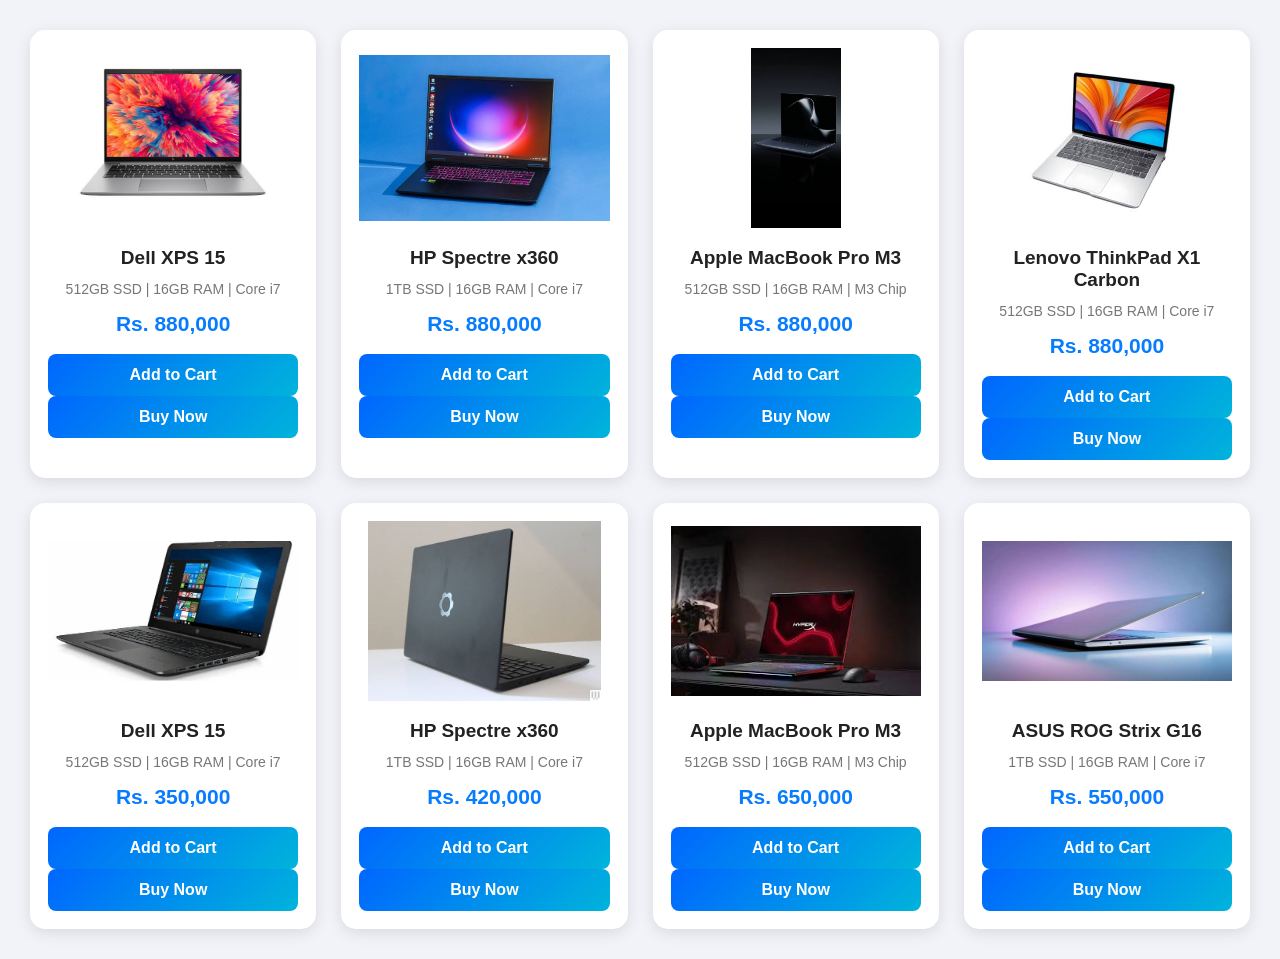
<file: laptop.html>
<!DOCTYPE html>
<html lang="en">
<head>
    <meta charset="UTF-8">
    <meta name="viewport" content="width=device-width, initial-scale=1.0">
    <title>Document</title>
    <style>
        * {
    margin: 0;
    padding: 0;
    box-sizing: border-box;
}

body {
    font-family: Arial, sans-serif;
    background-color: #f1f3f8;
    padding: 30px;
    
    display: grid;
    grid-template-columns: repeat(4, 1fr);
    gap: 25px;
}

/* Card Design */
.card {
    background-color: white;
    padding: 18px;
    border-radius: 15px;
    text-align: center;
    box-shadow: 0 4px 15px rgba(0, 0, 0, 0.1);
    transition: 0.4s;
}

/* Card Hover */
.card:hover {
    transform: translateY(-8px);
    box-shadow: 0 10px 25px rgba(0, 0, 0, 0.2);
}

/* Laptop Image */
.card img {
    width: 100%;
    height: 180px;
    object-fit: contain;
    margin-bottom: 15px;
    transition: 0.4s;
}

.card:hover img {
    transform: scale(1.08);
}

/* Laptop Name */
.card h2 {
    font-size: 19px;
    color: #222;
    margin-bottom: 12px;
}

/* RAM and Storage */
.card p {
    font-size: 14px;
    color: #777;
    margin-bottom: 15px;
}

/* Price */
.card h3 {
    font-size: 21px;
    color: #087cff;
    margin-bottom: 18px;
}

/* Buy Now Button */
.card button {
    width: 100%;
    padding: 12px;
    border: none;
    border-radius: 8px;
    background: linear-gradient(135deg, #0066ff, #00b4db);
    color: white;
    font-size: 16px;
    font-weight: bold;
    cursor: pointer;
    transition: 0.3s;
}

.card button:hover {
    background: #0047b3;
    transform: scale(1.04);
}

/* Tablet Responsive */
@media (max-width: 992px) {
    body {
        grid-template-columns: repeat(2, 1fr);
    }
}

/* Mobile Responsive */
@media (max-width: 576px) {
    body {
        grid-template-columns: repeat(1, 1fr);
        padding: 15px;
    }
}
    </style>
   
</head>
<body>
         <div class="card">

        <img src="./images-_18_.png" alt="laptop">

        <h2>Dell XPS 15</h2>

         <p>512GB SSD | 16GB RAM | Core i7</p>


        <h3>Rs. 880,000</h3>

        <button>Buy Now</button>

    </div>

         <div class="card">

        <img src="./images-_19_.png" alt="laptop">

        <h2>HP Spectre x360</h2>

         <p>1TB SSD | 16GB RAM | Core i7</p>

        <h3>Rs. 880,000</h3>

        <button>Buy Now</button>

    </div>
         <div class="card">

        <img src="./images (20).jpg" alt="laptop">

        <h2>Apple MacBook Pro M3</h2>


        <p>512GB SSD | 16GB RAM | M3 Chip</p>
        <h3>Rs. 880,000</h3>

        <button>Buy Now</button>

    </div>
         <div class="card">

        <img src="./images (21).jpg" alt="laptop">

        <h2>Lenovo ThinkPad X1 Carbon</h2>

     <p>512GB SSD | 16GB RAM | Core i7</p>
        <h3>Rs. 880,000</h3>

        <button>Buy Now</button>

    </div>






    <div class="card">

        <img src="./images (23).jpg" alt="Dell XPS 15">

        <h2>Dell XPS 15</h2>

        <p>512GB SSD | 16GB RAM | Core i7</p>

        <h3>Rs. 350,000</h3>

        <button>Buy Now</button>

    </div>


    <div class="card">

        <img src="./images (22).jpg" alt="HP Spectre x360">

        <h2>HP Spectre x360</h2>

        <p>1TB SSD | 16GB RAM | Core i7</p>

        <h3>Rs. 420,000</h3>

        <button>Buy Now</button>

    </div>


    <div class="card">

        <img src="./images (24).jpg" alt="Apple MacBook Pro">

        <h2>Apple MacBook Pro M3</h2>

        <p>512GB SSD | 16GB RAM | M3 Chip</p>

        <h3>Rs. 650,000</h3>

        <button>Buy Now</button>

    </div>


    <div class="card">

        <img src="./images (25).jpg" alt="ASUS ROG Strix G16">

        <h2>ASUS ROG Strix G16</h2>

        <p>1TB SSD | 16GB RAM | Core i7</p>

        <h3>Rs. 550,000</h3>

        <button>Buy Now</button>

    </div>


    <script src="./copy.js"></script>

</body>
</html>
</file>
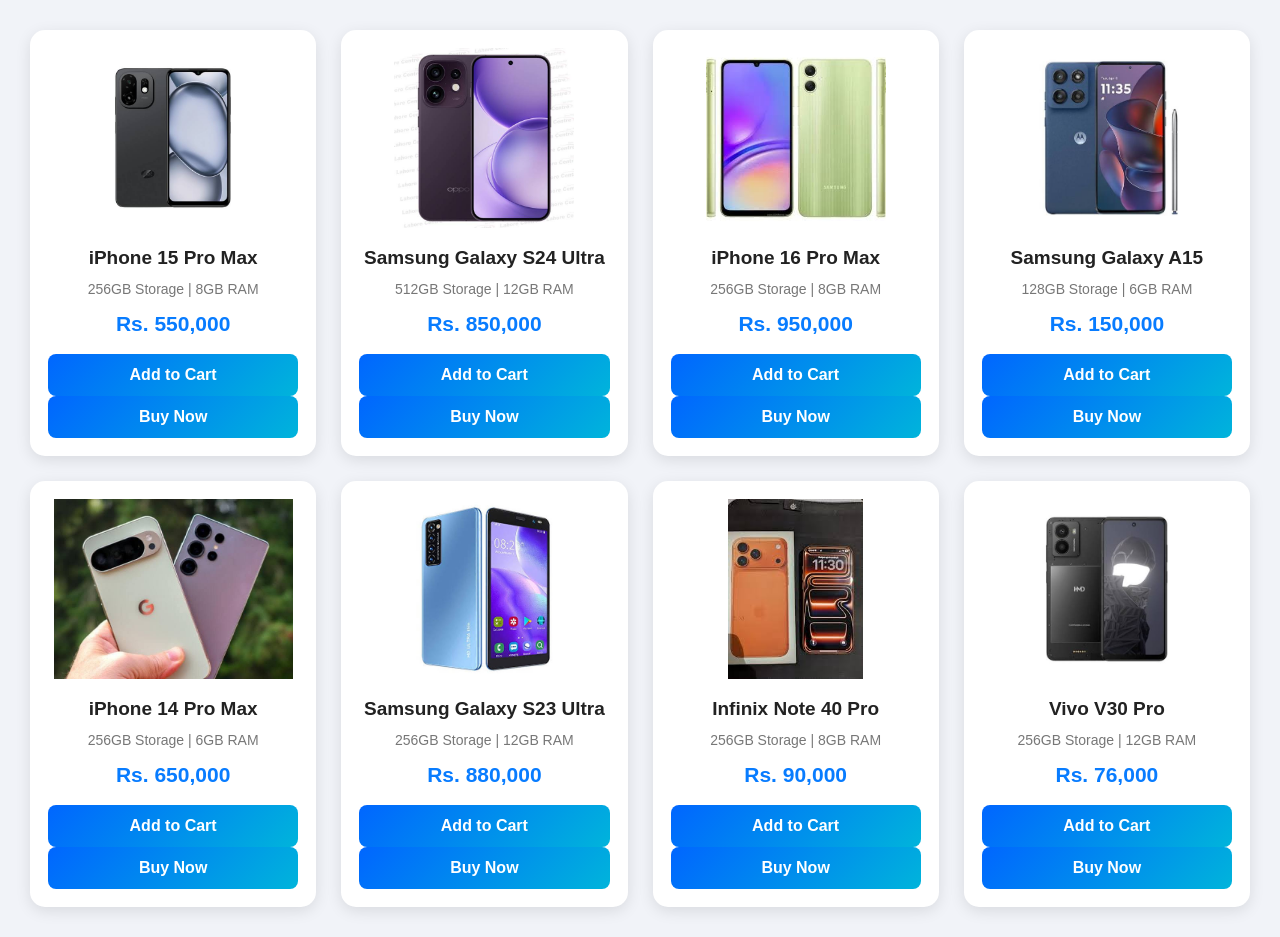
<file: mobile.html>
<!DOCTYPE html>
<html lang="en">
<head>
    <meta charset="UTF-8">
    <meta name="viewport" content="width=device-width, initial-scale=1.0">
    <title>Document</title>



    <style>
        * {
    margin: 0;
    padding: 0;
    box-sizing: border-box;
}

body {
    font-family: Arial, sans-serif;
    background-color: #f1f3f8;
    padding: 30px;
    
    display: grid;
    grid-template-columns: repeat(4, 1fr);
    gap: 25px;
}

/* Card Design */
.card {
    background-color: white;
    padding: 18px;
    border-radius: 15px;
    text-align: center;
    box-shadow: 0 4px 15px rgba(0, 0, 0, 0.1);
    transition: 0.4s;
}

/* Card Hover */
.card:hover {
    transform: translateY(-8px);
    box-shadow: 0 10px 25px rgba(0, 0, 0, 0.2);
}

/* Laptop Image */
.card img {
    width: 100%;
    height: 180px;
    object-fit: contain;
    margin-bottom: 15px;
    transition: 0.4s;
}

.card:hover img {
    transform: scale(1.08);
}

/* Laptop Name */
.card h2 {
    font-size: 19px;
    color: #222;
    margin-bottom: 12px;
}

/* RAM and Storage */
.card p {
    font-size: 14px;
    color: #777;
    margin-bottom: 15px;
}

/* Price */
.card h3 {
    font-size: 21px;
    color: #087cff;
    margin-bottom: 18px;
}

/* Buy Now Button */
.card button {
    width: 100%;
    padding: 12px;
    border: none;
    border-radius: 8px;
    background: linear-gradient(135deg, #0066ff, #00b4db);
    color: white;
    font-size: 16px;
    font-weight: bold;
    cursor: pointer;
    transition: 0.3s;
}

.card button:hover {
    background: #0047b3;
    transform: scale(1.04);
}

/* Tablet Responsive */
@media (max-width: 992px) {
    body {
        grid-template-columns: repeat(2, 1fr);
    }
}

/* Mobile Responsive */
@media (max-width: 576px) {
    body {
        grid-template-columns: repeat(1, 1fr);
        padding: 15px;
    }
}
    </style>

</head>



<body>

    <div class="card">

        <img src="./images-_10_.png" alt="iPhone 15 Pro Max">

        <h2>iPhone 15 Pro Max</h2>

        <p>256GB Storage | 8GB RAM</p>

        <h3>Rs. 550,000</h3>

        <button>Buy Now</button>

    </div>

    <div class="card">

        <img src="./images-_11_.png" alt="Samsung Galaxy S24 Ultra">

        <h2>Samsung Galaxy S24 Ultra</h2>

        <p>512GB Storage | 12GB RAM</p>

        <h3>Rs. 850,000</h3>

        <button>Buy Now</button>

    </div>

    <div class="card">

        <img src="./images-_12_.png" alt="iPhone 16 Pro Max">

        <h2>iPhone 16 Pro Max</h2>

        <p>256GB Storage | 8GB RAM</p>

        <h3>Rs. 950,000</h3>

        <button>Buy Now</button>

    </div>

    <div class="card">

        <img src="./images-_13_.png" alt="Samsung Galaxy A15">

        <h2>Samsung Galaxy A15</h2>

        <p>128GB Storage | 6GB RAM</p>

        <h3>Rs. 150,000</h3>

        <button>Buy Now</button>

    </div>

    <div class="card">

        <img src="./images-_14_.png" alt="iPhone 14 Pro Max">

        <h2>iPhone 14 Pro Max</h2>

        <p>256GB Storage | 6GB RAM</p>

        <h3>Rs. 650,000</h3>

        <button>Buy Now</button>

    </div>

    <div class="card">

        <img src="./images-_15_.png" alt="Samsung Galaxy S23 Ultra">

        <h2>Samsung Galaxy S23 Ultra</h2>

        <p>256GB Storage | 12GB RAM</p>

        <h3>Rs. 880,000</h3>

        <button>Buy Now</button>

    </div>

    <div class="card">

        <img src="./images-_16_.png" alt="Infinix Note 40 Pro">

        <h2>Infinix Note 40 Pro</h2>

        <p>256GB Storage | 8GB RAM</p>

        <h3>Rs. 90,000</h3>

        <button>Buy Now</button>

    </div>

    <div class="card">

        <img src="./images-_17_.png" alt="Vivo V30 Pro">

        <h2>Vivo V30 Pro</h2>

        <p>256GB Storage | 12GB RAM</p>

        <h3>Rs. 76,000</h3>

        <button>Buy Now</button>

    </div>

</body>


    <script src="./copy.js"></script>
</body>
</html>
</file>
